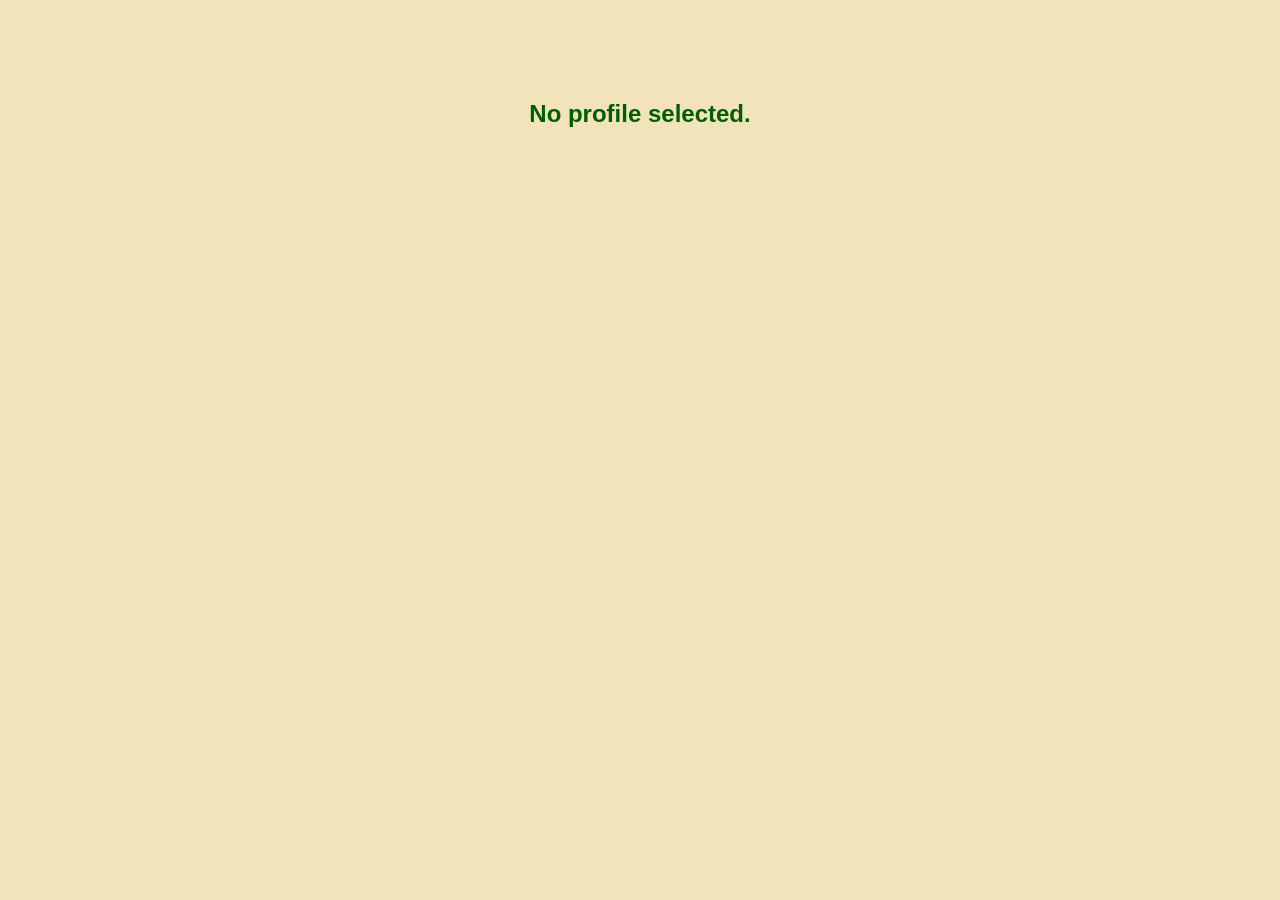
<file: friend-profile.html>
<!DOCTYPE html>
<html lang="en">
<head>
<meta charset="UTF-8">
<meta name="viewport" content="width=device-width, initial-scale=1.0">
<title>Friend Profile</title>

<style>
:root {
    --bg-light: #f5f5f5;
    --bg: #f2e3bb;
    --light-brown: #C0B87A;
    --light-green: #427A43;
    --dark-green: #005F02;
}

*{
    margin:0;
    padding:0;
    box-sizing:border-box;
    font-family:'Poppins',sans-serif;
}

body{
    background:var(--bg);
    color:var(--dark-green);
    animation:fadePage 0.4s ease;
}

@keyframes fadePage{
    from{opacity:0;}
    to{opacity:1;}
}

/* COVER */
.cover{
    height:220px;
    background:linear-gradient(135deg,var(--light-green),var(--dark-green));
}

/* CARD */
.profile-card{
    background:white;
    width:90%;
    max-width:1100px;
    margin:-100px auto 40px auto;
    border-radius:25px;
    padding:30px;
    box-shadow:0 15px 40px rgba(0,0,0,0.1);
}

/* BACK */
.back{
    margin-bottom:20px;
    cursor:pointer;
    color:var(--light-green);
    font-weight:600;
}

/* HEADER */
.profile-header{
    display:flex;
    flex-wrap:wrap;
    gap:25px;
    align-items:center;
}

.avatar{
    width:140px;
    height:140px;
    border-radius:50%;
    object-fit:cover;
    border:6px solid white;
    position:relative;
}

.online-dot{
    width:18px;
    height:18px;
    background:limegreen;
    border-radius:50%;
    position:absolute;
    bottom:10px;
    right:10px;
    border:3px solid white;
}

.profile-info h2{
    margin-bottom:8px;
}

.country{
    background:var(--light-brown);
    padding:6px 14px;
    border-radius:20px;
    font-size:13px;
    display:inline-block;
    margin-top:5px;
}

.summary{
    margin-top:10px;
    color:#555;
}

/* ACTIONS */
.actions{
    margin-left:auto;
    display:flex;
    gap:10px;
}

.btn{
    padding:10px 20px;
    border:none;
    border-radius:25px;
    cursor:pointer;
    transition:0.3s;
    font-weight:500;
}

.primary{
    background:var(--light-green);
    color:white;
}

.primary:hover{
    background:var(--dark-green);
}

.secondary{
    background:var(--light-brown);
    color:white;
}

/* STATS */
.stats{
    display:flex;
    justify-content:space-around;
    margin:30px 0;
    text-align:center;
}

.stat h3{
    font-size:26px;
    color:var(--light-green);
}

/* SECTION TITLE */
.section-title{
    margin:25px 0 15px 0;
}

/* TAGS */
.tags{
    display:flex;
    flex-wrap:wrap;
    gap:10px;
}

.tag{
    background:var(--light-brown);
    padding:6px 14px;
    border-radius:20px;
    font-size:13px;
}

/* SKILLS */
.skill{
    margin-bottom:18px;
}

.skill-bar{
    height:8px;
    background:#ddd;
    border-radius:10px;
    overflow:hidden;
}

.skill-fill{
    height:100%;
    background:var(--light-green);
    width:0;
    transition:1.5s;
}

/* INTERESTS */
.interest-grid{
    display:grid;
    grid-template-columns:repeat(auto-fit,minmax(140px,1fr));
    gap:15px;
}

.interest{
    background:var(--bg-light);
    padding:15px;
    border-radius:15px;
    text-align:center;
    transition:0.3s;
}

.interest:hover{
    background:var(--light-green);
    color:white;
}

/* RESPONSIVE */
@media(max-width:768px){
    .profile-header{
        flex-direction:column;
        text-align:center;
    }
    .actions{
        margin:15px 0 0 0;
    }
    .stats{
        flex-direction:column;
        gap:15px;
    }
}
</style>
</head>
<body>

<div class="cover"></div>

<div class="profile-card">

<div class="back" onclick="goBack()">← Back to Directory</div>

<div class="profile-header">
    <div style="position:relative;">
        <img id="avatar" class="avatar">
        <div class="online-dot"></div>
    </div>

    <div class="profile-info">
        <h2 id="name"></h2>
        <div id="country" class="country"></div>
        <p id="summary" class="summary"></p>
    </div>

    <div class="actions">
        <button class="btn primary" onclick="toChat()">Message</button>
        <button class="btn secondary">Start Project</button>
    </div>
</div>

<div class="stats">
    <div class="stat">
        <h3 id="projects">0</h3>
        <p>Projects</p>
    </div>
    <div class="stat">
        <h3 id="rating">0</h3>
        <p>Rating</p>
    </div>
    <div class="stat">
        <h3 id="friendsCount">0</h3>
        <p>Friends</p>
    </div>
</div>

<h3 class="section-title">Hobbies</h3>
<div class="tags" id="hobbies"></div>

<h3 class="section-title">Skills</h3>
<div id="skills"></div>

<h3 class="section-title">Interests</h3>
<div class="interest-grid" id="interests"></div>

</div>

<script>

/* GET STORED FRIEND */
const data = localStorage.getItem("selectedFriend");

if(!data){
    document.body.innerHTML="<h2 style='text-align:center;margin-top:100px;'>No profile selected.</h2>";
}else{
    const friend = JSON.parse(data);

    document.getElementById("avatar").src = friend.img;
    document.getElementById("name").innerText = friend.name;
    document.getElementById("country").innerText = friend.country;
    document.getElementById("summary").innerText = friend.summary;

    animateCounter("projects", friend.projects);
    animateCounter("rating", friend.rating);
    animateCounter("friendsCount", Math.floor(Math.random()*80)+20);

    /* HOBBIES (Auto-generated demo) */
    const hobbies = ["Coding","Reading","Music","Robotics"];
    hobbies.forEach(h=>{
        const tag=document.createElement("div");
        tag.className="tag";
        tag.innerText=h;
        document.getElementById("hobbies").appendChild(tag);
    });

    /* SKILLS */
    friend.skills.forEach(skill=>{
        const percent=Math.floor(Math.random()*30)+70;
        const wrapper=document.createElement("div");
        wrapper.className="skill";
        wrapper.innerHTML=`
            ${skill}
            <div class="skill-bar">
                <div class="skill-fill" style="width:${percent}%"></div>
            </div>
        `;
        document.getElementById("skills").appendChild(wrapper);
    });

    /* INTERESTS (Auto demo) */
    const interests=["🌍 Climate Tech","🤖 AI","📱 App Dev","🎨 Design"];
    interests.forEach(i=>{
        const div=document.createElement("div");
        div.className="interest";
        div.innerText=i;
        document.getElementById("interests").appendChild(div);
    });
}

/* COUNTER ANIMATION */
function animateCounter(id,value){
    let start=0;
    const end=parseFloat(value);
    const step=end/30;

    const interval=setInterval(()=>{
        start+=step;
        if(start>=end){
            start=end;
            clearInterval(interval);
        }
        document.getElementById(id).innerText =
            id==="rating" ? start.toFixed(1) : Math.floor(start);
    },30);
}

function goBack(){
    window.location.href="fd_2.html";
}
function toChat(){
    window.location.href="../Chat/chat.html";
}


</script>

</body>
</html>
</file>
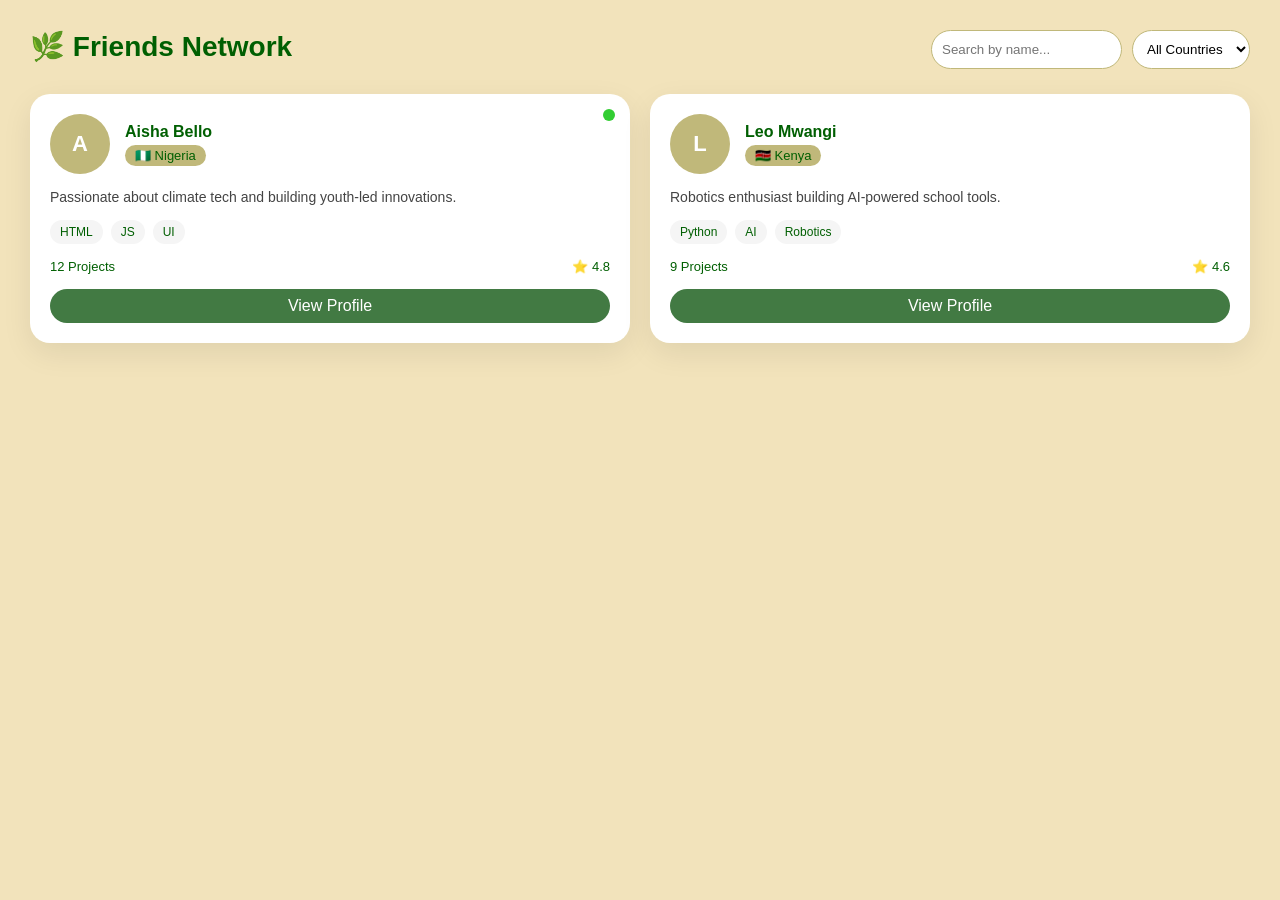
<file: Profiles/fd_direct.html>
<!DOCTYPE html>
<html lang="en">
<head>
<meta charset="UTF-8">
<meta name="viewport" content="width=device-width, initial-scale=1.0">
<title>Friends Directory</title>

<style>
:root {
    --bg-light: #f5f5f5;
    --bg: #f2e3bb;
    --light-brown: #C0B87A;
    --light-green: #427A43;
    --dark-green: #005F02;
}

*{
    margin:0;
    padding:0;
    box-sizing:border-box;
    font-family:'Poppins',sans-serif;
}

body{
    background:var(--bg);
    padding:30px;
    color:var(--dark-green);
}

/* HEADER */
.header{
    display:flex;
    justify-content:space-between;
    flex-wrap:wrap;
    gap:15px;
    margin-bottom:25px;
}

.header h1{
    font-size:28px;
}

/* SEARCH + FILTER */
.controls{
    display:flex;
    gap:10px;
    flex-wrap:wrap;
}

.controls input,
.controls select{
    padding:10px;
    border-radius:20px;
    border:1px solid var(--light-brown);
    background:white;
}

/* GRID */
.friends-grid{
    display:grid;
    grid-template-columns:repeat(auto-fit,minmax(280px,1fr));
    gap:20px;
}

/* CARD */
.friend-card{
    background:white;
    border-radius:20px;
    padding:20px;
    box-shadow:0 10px 30px rgba(0,0,0,0.08);
    transition:0.3s;
    position:relative;
    overflow:hidden;
}

.friend-card:hover{
    transform:translateY(-5px);
    box-shadow:0 15px 40px rgba(0,0,0,0.15);
}

/* ONLINE BADGE */
.online{
    position:absolute;
    top:15px;
    right:15px;
    width:12px;
    height:12px;
    background:limegreen;
    border-radius:50%;
}

/* PROFILE TOP */
.profile-top{
    display:flex;
    align-items:center;
    gap:15px;
}

.avatar{
    width:60px;
    height:60px;
    border-radius:50%;
    background:var(--light-brown);
    display:flex;
    align-items:center;
    justify-content:center;
    font-weight:bold;
    color:white;
    font-size:22px;
}

.name{
    font-weight:600;
}

.country{
    font-size:13px;
    background:var(--light-brown);
    padding:3px 10px;
    border-radius:15px;
    margin-top:4px;
    display:inline-block;
}

/* SUMMARY */
.summary{
    margin:15px 0;
    font-size:14px;
    color:#444;
}

/* SKILLS */
.skills{
    display:flex;
    flex-wrap:wrap;
    gap:8px;
}

.skill{
    background:var(--bg-light);
    padding:5px 10px;
    border-radius:15px;
    font-size:12px;
}

/* STATS */
.stats{
    display:flex;
    justify-content:space-between;
    margin:15px 0;
    font-size:13px;
}

/* BUTTON */
.view-btn{
    display:block;
    text-align:center;
    padding:8px;
    border-radius:20px;
    background:var(--light-green);
    color:white;
    text-decoration:none;
    transition:0.3s;
}

.view-btn:hover{
    background:var(--dark-green);
}

/* RESPONSIVE */
@media(max-width:600px){
    body{
        padding:15px;
    }
}
</style>
</head>
<body>

<div class="header">
    <h1>🌿 Friends Network</h1>

    <div class="controls">
        <input type="text" id="search" placeholder="Search by name...">
        <select id="filterCountry">
            <option value="">All Countries</option>
            <option value="Nigeria">Nigeria</option>
            <option value="Kenya">Kenya</option>
            <option value="USA">USA</option>
        </select>
    </div>
</div>

<div class="friends-grid" id="friendsGrid">

    <!-- CARD -->
    <div class="friend-card" data-name="Aisha" data-country="Nigeria">
        <div class="online"></div>
        <div class="profile-top">
            <div class="avatar">A</div>
            <div>
                <div class="name">Aisha Bello</div>
                <div class="country">🇳🇬 Nigeria</div>
            </div>
        </div>

        <div class="summary">
            Passionate about climate tech and building youth-led innovations.
        </div>

        <div class="skills">
            <div class="skill">HTML</div>
            <div class="skill">JS</div>
            <div class="skill">UI</div>
        </div>

        <div class="stats">
            <span>12 Projects</span>
            <span>⭐ 4.8</span>
        </div>

        <a href="profile.html" class="view-btn">View Profile</a>
    </div>

    <!-- CARD -->
    <div class="friend-card" data-name="Leo" data-country="Kenya">
        <div class="profile-top">
            <div class="avatar">L</div>
            <div>
                <div class="name">Leo Mwangi</div>
                <div class="country">🇰🇪 Kenya</div>
            </div>
        </div>

        <div class="summary">
            Robotics enthusiast building AI-powered school tools.
        </div>

        <div class="skills">
            <div class="skill">Python</div>
            <div class="skill">AI</div>
            <div class="skill">Robotics</div>
        </div>

        <div class="stats">
            <span>9 Projects</span>
            <span>⭐ 4.6</span>
        </div>

        <a href="profile.html" class="view-btn">View Profile</a>
    </div>

</div>

<script>
const searchInput = document.getElementById("search");
const filterCountry = document.getElementById("filterCountry");
const cards = document.querySelectorAll(".friend-card");

function filterFriends(){
    const searchValue = searchInput.value.toLowerCase();
    const countryValue = filterCountry.value;

    cards.forEach(card=>{
        const name = card.dataset.name.toLowerCase();
        const country = card.dataset.country;

        const matchName = name.includes(searchValue);
        const matchCountry = countryValue === "" || country === countryValue;

        if(matchName && matchCountry){
            card.style.display="block";
        }else{
            card.style.display="none";
        }
    });
}

searchInput.addEventListener("input", filterFriends);
filterCountry.addEventListener("change", filterFriends);
</script>

</body>
</html>
</file>
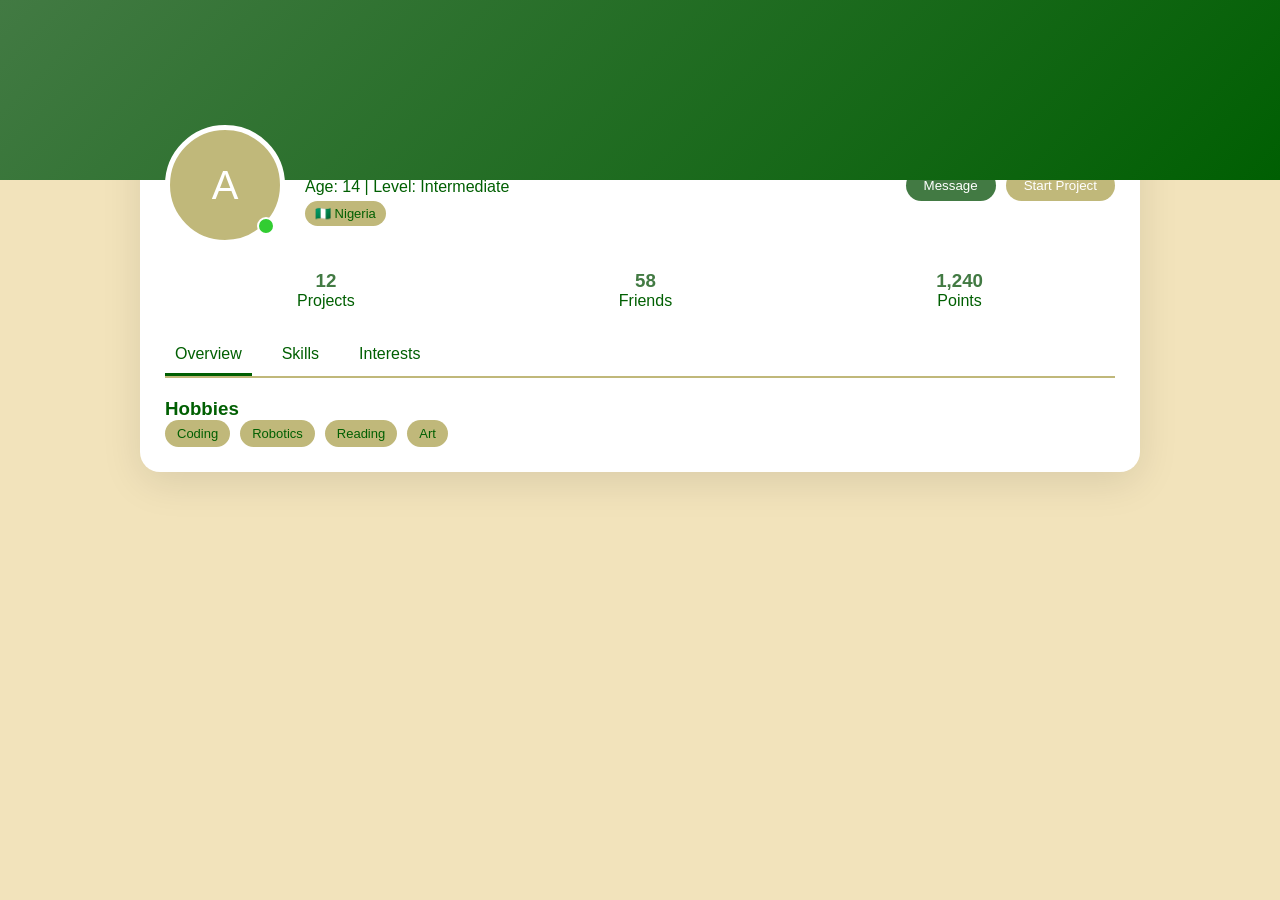
<file: Profiles/profile.html>
<!DOCTYPE html>
<html lang="en">
<head>
<meta charset="UTF-8">
<meta name="viewport" content="width=device-width, initial-scale=1.0">
<title>Friend Profile</title>

<style>
:root {
    --bg-light: #f5f5f5;
    --bg: #f2e3bb;
    --light-brown: #C0B87A;
    --light-green: #427A43;
    --dark-green: #005F02;
}

*{
    margin:0;
    padding:0;
    box-sizing:border-box;
    font-family:'Poppins',sans-serif;
}

body{
    background:var(--bg);
    color:var(--dark-green);
}

/* COVER */
.cover{
    height:180px;
    background:linear-gradient(135deg,var(--light-green),var(--dark-green));
    position:relative;
}

/* PROFILE CARD */
.profile-card{
    background:white;
    width:90%;
    max-width:1000px;
    margin:-80px auto 30px auto;
    border-radius:20px;
    padding:25px;
    box-shadow:0 10px 40px rgba(0,0,0,0.1);
    animation:fadeIn 0.6s ease;
}

@keyframes fadeIn{
    from{opacity:0;transform:translateY(20px);}
    to{opacity:1;transform:translateY(0);}
}

/* HEADER SECTION */
.profile-header{
    display:flex;
    flex-wrap:wrap;
    align-items:center;
    gap:20px;
}

.avatar{
    width:120px;
    height:120px;
    border-radius:50%;
    background:var(--light-brown);
    display:flex;
    align-items:center;
    justify-content:center;
    font-size:40px;
    color:white;
    border:5px solid white;
    position:relative;
}

.online-dot{
    width:18px;
    height:18px;
    background:limegreen;
    border-radius:50%;
    position:absolute;
    bottom:5px;
    right:5px;
    border:2px solid white;
}

.profile-info h2{
    margin-bottom:5px;
}

.country{
    background:var(--light-brown);
    padding:5px 10px;
    border-radius:15px;
    font-size:13px;
    display:inline-block;
    margin-top:5px;
}

/* BUTTONS */
.profile-actions{
    margin-left:auto;
    display:flex;
    gap:10px;
}

.btn{
    padding:8px 18px;
    border:none;
    border-radius:20px;
    cursor:pointer;
    transition:0.3s;
}

.btn-primary{
    background:var(--light-green);
    color:white;
}

.btn-primary:hover{
    background:var(--dark-green);
}

.btn-secondary{
    background:var(--light-brown);
    color:white;
}

.btn-secondary:hover{
    opacity:0.8;
}

/* STATS */
.stats{
    display:flex;
    justify-content:space-around;
    margin:25px 0;
    text-align:center;
}

.stat h3{
    color:var(--light-green);
}

/* TABS */
.tabs{
    display:flex;
    gap:20px;
    border-bottom:2px solid var(--light-brown);
    margin-bottom:20px;
}

.tab{
    padding:10px;
    cursor:pointer;
    font-weight:500;
}

.tab.active{
    border-bottom:3px solid var(--dark-green);
}

/* CONTENT */
.section{
    display:none;
}

.section.active{
    display:block;
}

/* SKILLS */
.skill{
    margin-bottom:15px;
}

.skill-bar{
    height:8px;
    background:#ddd;
    border-radius:10px;
    overflow:hidden;
}

.skill-fill{
    height:100%;
    background:var(--light-green);
    width:0;
    transition:1.5s;
}

/* TAGS */
.tags{
    display:flex;
    flex-wrap:wrap;
    gap:10px;
}

.tag{
    background:var(--light-brown);
    padding:6px 12px;
    border-radius:20px;
    font-size:13px;
}

/* INTEREST GRID */
.interest-grid{
    display:grid;
    grid-template-columns:repeat(auto-fit,minmax(120px,1fr));
    gap:15px;
}

.interest{
    background:var(--bg-light);
    padding:15px;
    border-radius:15px;
    text-align:center;
    transition:0.3s;
}

.interest:hover{
    background:var(--light-green);
    color:white;
}

/* RESPONSIVE */
@media(max-width:768px){
    .profile-header{
        flex-direction:column;
        text-align:center;
    }

    .profile-actions{
        margin:15px 0 0 0;
    }

    .stats{
        flex-direction:column;
        gap:15px;
    }
}
</style>
</head>
<body>

<div class="cover"></div>

<div class="profile-card">

<div class="profile-header">
    <div class="avatar">
        A
        <div class="online-dot"></div>
    </div>

    <div class="profile-info">
        <h2>Aisha Bello</h2>
        <p>Age: 14 | Level: Intermediate</p>
        <div class="country">🇳🇬 Nigeria</div>
    </div>

    <div class="profile-actions">
        <button class="btn btn-primary">Message</button>
        <button class="btn btn-secondary">Start Project</button>
    </div>
</div>

<div class="stats">
    <div class="stat">
        <h3>12</h3>
        <p>Projects</p>
    </div>
    <div class="stat">
        <h3>58</h3>
        <p>Friends</p>
    </div>
    <div class="stat">
        <h3>1,240</h3>
        <p>Points</p>
    </div>
</div>

<div class="tabs">
    <div class="tab active" onclick="switchTab(0)">Overview</div>
    <div class="tab" onclick="switchTab(1)">Skills</div>
    <div class="tab" onclick="switchTab(2)">Interests</div>
</div>

<!-- OVERVIEW -->
<div class="section active">
    <h3>Hobbies</h3>
    <div class="tags">
        <div class="tag">Coding</div>
        <div class="tag">Robotics</div>
        <div class="tag">Reading</div>
        <div class="tag">Art</div>
    </div>
</div>

<!-- SKILLS -->
<div class="section">
    <div class="skill">
        HTML
        <div class="skill-bar"><div class="skill-fill" style="width:90%"></div></div>
    </div>
    <div class="skill">
        JavaScript
        <div class="skill-bar"><div class="skill-fill" style="width:75%"></div></div>
    </div>
    <div class="skill">
        UI Design
        <div class="skill-bar"><div class="skill-fill" style="width:65%"></div></div>
    </div>
</div>

<!-- INTERESTS -->
<div class="section">
    <div class="interest-grid">
        <div class="interest">🌍 Climate Tech</div>
        <div class="interest">🤖 AI</div>
        <div class="interest">📱 App Dev</div>
        <div class="interest">🎨 Creative Design</div>
    </div>
</div>

</div>

<script>
function switchTab(index){
    document.querySelectorAll(".tab").forEach(t=>t.classList.remove("active"));
    document.querySelectorAll(".section").forEach(s=>s.classList.remove("active"));
    document.querySelectorAll(".tab")[index].classList.add("active");
    document.querySelectorAll(".section")[index].classList.add("active");
}
</script>

</body>
</html>
</file>
